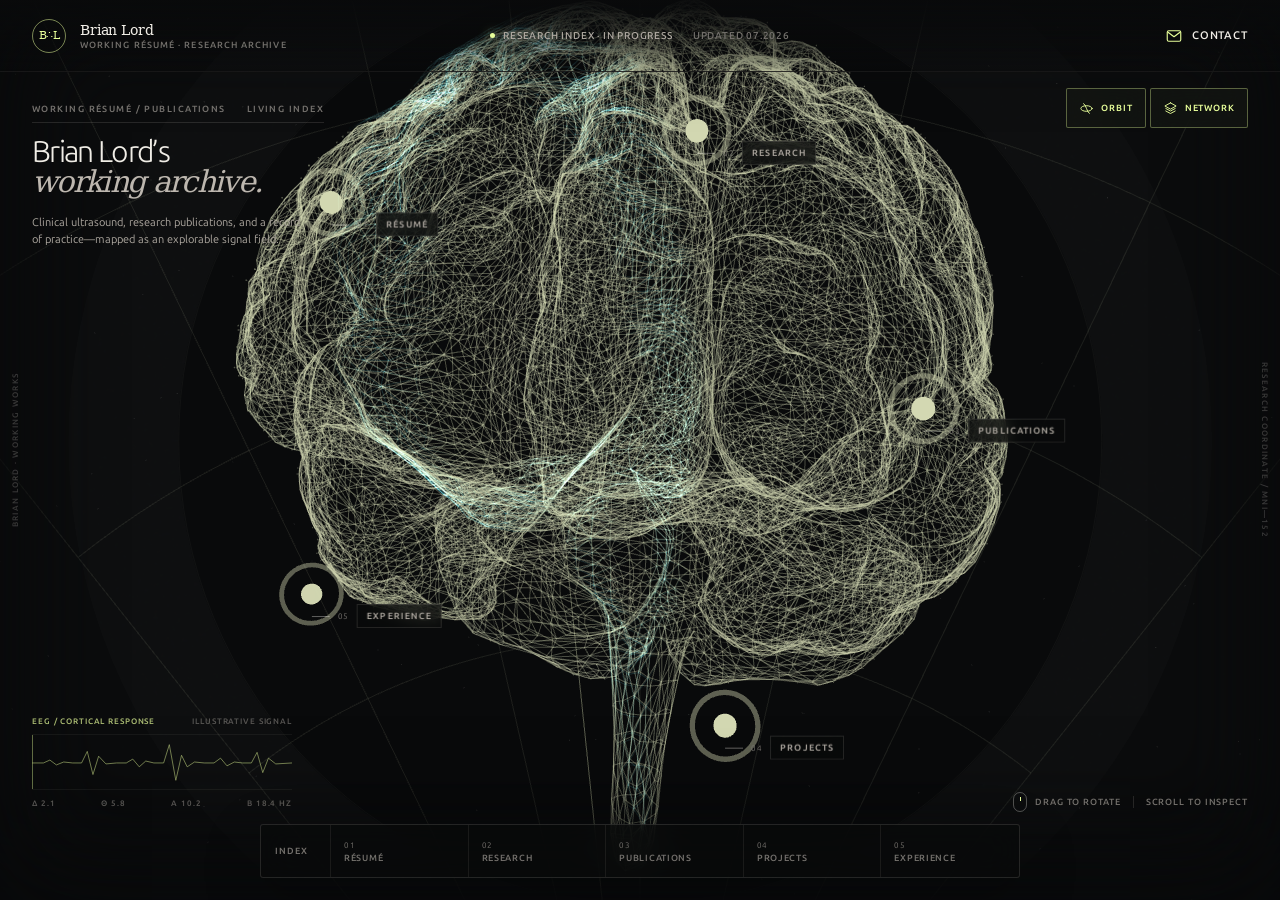
<file: index.html>
<!DOCTYPE html><html lang="en"><head><meta charSet="utf-8"/><meta name="viewport" content="width=device-width, initial-scale=1"/><link rel="stylesheet" href="/_next/static/chunks/1drahkl94wbj4.css" data-precedence="next"/><link rel="preload" as="script" fetchPriority="low" href="/_next/static/chunks/1jq4o6yq14o4c.js"/><script src="/_next/static/chunks/3ntqy24tcldj6.js" async=""></script><script src="/_next/static/chunks/25o46h8mdjlrg.js" async=""></script><script src="/_next/static/chunks/turbopack-1tgm-5axp195g.js" async=""></script><script src="/_next/static/chunks/158myu8e_yme3.js" async=""></script><script src="/_next/static/chunks/30ny-qb7dy7xb.js" async=""></script><title>Brian Lord — Working Résumé &amp; Research Publications</title><meta name="description" content="Brian Lord’s interactive working résumé and three-dimensional archive of research, publications, projects, and experience."/><link rel="icon" href="/icon.svg?icon.02lhd4qc8a3ah.svg" sizes="any" type="image/svg+xml"/><script src="/_next/static/chunks/0cz1d0mv5g_q7.js" noModule=""></script></head><body><div hidden=""><!--$--><!--/$--></div><main class="atlas-shell "><a class="skip-link" href="#atlas-index">Skip to atlas index</a><div class="loading-screen " aria-hidden="false"><div class="loading-screen__mark"><span></span><span></span><span></span></div><p>Mapping Brian Lord’s working archive</p><div class="loading-screen__track"><span class=""></span></div></div><header class="site-header"><a class="identity" href="#" aria-label="Brian Lord home"><span class="identity__glyph" aria-hidden="true">B∴L</span><span class="identity__copy"><strong>Brian Lord</strong><span>Working résumé · research archive</span></span></a><div class="site-header__status"><span class="live-dot" aria-hidden="true"></span>Research index · in progress<span class="site-header__coordinates">Updated 07.2026</span></div><a class="contact-link" href="mailto:hello@brianlord.work"><svg viewBox="0 0 24 24" aria-hidden="true" fill="none" stroke="currentColor" stroke-width="1.5" stroke-linecap="round" stroke-linejoin="round"><rect x="3" y="5" width="18" height="14" rx="2"></rect><path d="m4 7 8 6 8-6"></path></svg><span>Contact</span></a></header><section class="hero-copy" aria-labelledby="hero-title"><div class="hero-copy__eyebrow"><span>Working résumé / publications</span><span>Living index</span></div><h1 id="hero-title">Brian Lord’s<br/><em>working archive.</em></h1><p>Clinical ultrasound, research publications, and a record of practice—mapped as an explorable signal field.</p></section><div class="scene-wrap" aria-label="Interactive three-dimensional brain"><div class="brain-stage"><div class="brain-stage__vignette" aria-hidden="true"></div><div class="brain-stage__labels"><button type="button" class="atlas-marker   atlas-marker--east" aria-label="Open Résumé"><span class="atlas-marker__index">01</span><span class="atlas-marker__label">Résumé</span><span class="atlas-probe" aria-hidden="true"><span class="atlas-probe__topline"><span>01<!-- --> · region</span><span>PFC · 42</span></span><strong>Résumé</strong><span class="atlas-probe__atlas">Prefrontal cortex</span><span class="atlas-probe__description">Working history, point of view, and present questions.</span><span class="atlas-probe__action">Enter cortical region <span>↗</span></span></span></button><button type="button" class="atlas-marker   atlas-marker--west" aria-label="Open Research"><span class="atlas-marker__index">02</span><span class="atlas-marker__label">Research</span><span class="atlas-probe" aria-hidden="true"><span class="atlas-probe__topline"><span>02<!-- --> · region</span><span>BA7 · 18</span></span><strong>Research</strong><span class="atlas-probe__atlas">Parietal association area</span><span class="atlas-probe__description">Active inquiries into cognition, systems, and intelligence.</span><span class="atlas-probe__action">Enter cortical region <span>↗</span></span></span></button><button type="button" class="atlas-marker   atlas-marker--west" aria-label="Open Publications"><span class="atlas-marker__index">03</span><span class="atlas-marker__label">Publications</span><span class="atlas-probe" aria-hidden="true"><span class="atlas-probe__topline"><span>03<!-- --> · region</span><span>BA22 · 31</span></span><strong>Publications</strong><span class="atlas-probe__atlas">Temporal language network</span><span class="atlas-probe__description">Peer-reviewed work, essays, and papers in progress.</span><span class="atlas-probe__action">Enter cortical region <span>↗</span></span></span></button><button type="button" class="atlas-marker   atlas-marker--west" aria-label="Open Projects"><span class="atlas-marker__index">04</span><span class="atlas-marker__label">Projects</span><span class="atlas-probe" aria-hidden="true"><span class="atlas-probe__topline"><span>04<!-- --> · region</span><span>V2 · 09</span></span><strong>Projects</strong><span class="atlas-probe__atlas">Visual systems cortex</span><span class="atlas-probe__description">Research instruments, prototypes, and field experiments.</span><span class="atlas-probe__action">Enter cortical region <span>↗</span></span></span></button><button type="button" class="atlas-marker   atlas-marker--east" aria-label="Open Experience"><span class="atlas-marker__index">05</span><span class="atlas-marker__label">Experience</span><span class="atlas-probe" aria-hidden="true"><span class="atlas-probe__topline"><span>05<!-- --> · region</span><span>SMA · 24</span></span><strong>Experience</strong><span class="atlas-probe__atlas">Motor planning network</span><span class="atlas-probe__description">Appointments, collaborations, education, and practice.</span><span class="atlas-probe__action">Enter cortical region <span>↗</span></span></span></button></div></div><div class="scene-instruction" aria-hidden="true"><span class="scene-instruction__mouse"></span>Drag to rotate<span class="scene-instruction__divider"></span>Scroll to inspect</div><div class="scene-controls" aria-label="Visualization controls"><button type="button" class="is-active" aria-pressed="true"><svg viewBox="0 0 24 24" aria-hidden="true" fill="none" stroke="currentColor" stroke-width="1.5" stroke-linecap="round" stroke-linejoin="round"><ellipse cx="12" cy="12" rx="9" ry="4.5"></ellipse><path d="M7.5 4.2c1.8 1.6 3.4 4.3 4.5 7.8 1.1 3.5 2.7 6.2 4.5 7.8"></path></svg><span>Orbit</span></button><button type="button" class="is-active" aria-pressed="true"><svg viewBox="0 0 24 24" aria-hidden="true" fill="none" stroke="currentColor" stroke-width="1.5" stroke-linecap="round" stroke-linejoin="round"><path d="m12 3 9 5-9 5-9-5 9-5Zm-7.5 9 7.5 4 7.5-4M4.5 16l7.5 4 7.5-4"></path></svg><span>Network</span></button></div></div><figure class="signal-monitor" aria-label="Illustrative EEG signal"><figcaption><span>EEG / cortical response</span><span>Illustrative signal</span></figcaption><div class="signal-monitor__plot"><svg viewBox="0 0 320 56" preserveAspectRatio="none" aria-hidden="true"><polyline points="0,29 14,29 22,26 30,31 39,28 50,29 61,29 68,17 75,41 82,22 91,30 104,29 116,29 124,25 132,33 140,27 150,29 162,29 169,10 177,47 184,21 191,33 200,28 212,29 224,29 232,24 240,32 249,28 259,29 270,29 277,18 284,39 291,24 300,30 320,29"></polyline></svg><span class="signal-monitor__sweep" aria-hidden="true"></span></div><div class="signal-monitor__bands"><span>δ 2.1</span><span>θ 5.8</span><span>α 10.2</span><span>β 18.4 Hz</span></div></figure><section class="focus-space " aria-hidden="true" aria-live="polite"></section><nav class="atlas-index" id="atlas-index" aria-label="Atlas sections"><span class="atlas-index__label">Index<span>05<!-- --> regions</span></span><div class="atlas-index__items"><button type="button" class=""><span>01</span><strong>Résumé</strong></button><button type="button" class=""><span>02</span><strong>Research</strong></button><button type="button" class=""><span>03</span><strong>Publications</strong></button><button type="button" class=""><span>04</span><strong>Projects</strong></button><button type="button" class=""><span>05</span><strong>Experience</strong></button></div><span class="atlas-index__keyhint"><kbd>←</kbd><kbd>→</kbd>Navigate</span></nav><div class="edge-caption edge-caption--left">Brian Lord · Working works</div><div class="edge-caption edge-caption--right">Research coordinate / MNI—152</div></main><!--$--><!--/$--><script src="/_next/static/chunks/1jq4o6yq14o4c.js" id="_R_" async=""></script><script>(self.__next_f=self.__next_f||[]).push([0])</script><script>self.__next_f.push([1,"1:\"$Sreact.fragment\"\n2:I[39756,[\"/_next/static/chunks/158myu8e_yme3.js\"],\"default\"]\n3:I[37457,[\"/_next/static/chunks/158myu8e_yme3.js\"],\"default\"]\n4:I[47257,[\"/_next/static/chunks/158myu8e_yme3.js\"],\"ClientPageRoot\"]\n5:I[31713,[\"/_next/static/chunks/158myu8e_yme3.js\",\"/_next/static/chunks/30ny-qb7dy7xb.js\"],\"default\"]\n8:I[97367,[\"/_next/static/chunks/158myu8e_yme3.js\"],\"OutletBoundary\"]\n9:\"$Sreact.suspense\"\nb:I[97367,[\"/_next/static/chunks/158myu8e_yme3.js\"],\"ViewportBoundary\"]\nd:I[97367,[\"/_next/static/chunks/158myu8e_yme3.js\"],\"MetadataBoundary\"]\nf:I[68027,[\"/_next/static/chunks/158myu8e_yme3.js\"],\"default\",1]\n:HL[\"/_next/static/chunks/1drahkl94wbj4.css\",\"style\"]\n"])</script><script>self.__next_f.push([1,"0:{\"P\":null,\"c\":[\"\",\"\"],\"q\":\"\",\"i\":false,\"f\":[[[\"\",{\"children\":[\"__PAGE__\",{}]},\"$undefined\",\"$undefined\",16],[[\"$\",\"$1\",\"c\",{\"children\":[[[\"$\",\"link\",\"0\",{\"rel\":\"stylesheet\",\"href\":\"/_next/static/chunks/1drahkl94wbj4.css\",\"precedence\":\"next\",\"crossOrigin\":\"$undefined\",\"nonce\":\"$undefined\"}],[\"$\",\"script\",\"script-0\",{\"src\":\"/_next/static/chunks/158myu8e_yme3.js\",\"async\":true,\"nonce\":\"$undefined\"}]],[\"$\",\"html\",null,{\"lang\":\"en\",\"suppressHydrationWarning\":true,\"children\":[\"$\",\"body\",null,{\"suppressHydrationWarning\":true,\"children\":[\"$\",\"$L2\",null,{\"parallelRouterKey\":\"children\",\"error\":\"$undefined\",\"errorStyles\":\"$undefined\",\"errorScripts\":\"$undefined\",\"template\":[\"$\",\"$L3\",null,{}],\"templateStyles\":\"$undefined\",\"templateScripts\":\"$undefined\",\"notFound\":[[[\"$\",\"title\",null,{\"children\":\"404: This page could not be found.\"}],[\"$\",\"div\",null,{\"style\":{\"fontFamily\":\"system-ui,\\\"Segoe UI\\\",Roboto,Helvetica,Arial,sans-serif,\\\"Apple Color Emoji\\\",\\\"Segoe UI Emoji\\\"\",\"height\":\"100vh\",\"textAlign\":\"center\",\"display\":\"flex\",\"flexDirection\":\"column\",\"alignItems\":\"center\",\"justifyContent\":\"center\"},\"children\":[\"$\",\"div\",null,{\"children\":[[\"$\",\"style\",null,{\"dangerouslySetInnerHTML\":{\"__html\":\"body{color:#000;background:#fff;margin:0}.next-error-h1{border-right:1px solid rgba(0,0,0,.3)}@media (prefers-color-scheme:dark){body{color:#fff;background:#000}.next-error-h1{border-right:1px solid rgba(255,255,255,.3)}}\"}}],[\"$\",\"h1\",null,{\"className\":\"next-error-h1\",\"style\":{\"display\":\"inline-block\",\"margin\":\"0 20px 0 0\",\"padding\":\"0 23px 0 0\",\"fontSize\":24,\"fontWeight\":500,\"verticalAlign\":\"top\",\"lineHeight\":\"49px\"},\"children\":404}],[\"$\",\"div\",null,{\"style\":{\"display\":\"inline-block\"},\"children\":[\"$\",\"h2\",null,{\"style\":{\"fontSize\":14,\"fontWeight\":400,\"lineHeight\":\"49px\",\"margin\":0},\"children\":\"This page could not be found.\"}]}]]}]}]],[]],\"forbidden\":\"$undefined\",\"unauthorized\":\"$undefined\"}]}]}]]}],{\"children\":[[\"$\",\"$1\",\"c\",{\"children\":[[\"$\",\"$L4\",null,{\"Component\":\"$5\",\"serverProvidedParams\":{\"searchParams\":{},\"params\":{},\"promises\":[\"$@6\",\"$@7\"]}}],[[\"$\",\"script\",\"script-0\",{\"src\":\"/_next/static/chunks/30ny-qb7dy7xb.js\",\"async\":true,\"nonce\":\"$undefined\"}]],[\"$\",\"$L8\",null,{\"children\":[\"$\",\"$9\",null,{\"name\":\"Next.MetadataOutlet\",\"children\":\"$@a\"}]}]]}],{},null,false,null]},null,false,null],[\"$\",\"$1\",\"h\",{\"children\":[null,[\"$\",\"$Lb\",null,{\"children\":\"$Lc\"}],[\"$\",\"div\",null,{\"hidden\":true,\"children\":[\"$\",\"$Ld\",null,{\"children\":[\"$\",\"$9\",null,{\"name\":\"Next.Metadata\",\"children\":\"$Le\"}]}]}],null]}],false]],\"m\":\"$undefined\",\"G\":[\"$f\",[[\"$\",\"link\",\"0\",{\"rel\":\"stylesheet\",\"href\":\"/_next/static/chunks/1drahkl94wbj4.css\",\"precedence\":\"next\",\"crossOrigin\":\"$undefined\",\"nonce\":\"$undefined\"}]]],\"S\":true,\"h\":null,\"s\":\"$undefined\",\"l\":\"$undefined\",\"p\":\"$undefined\",\"d\":\"$undefined\",\"b\":\"YCQvC61rSc4NISm8SXqlb\"}\n"])</script><script>self.__next_f.push([1,"6:{}\n7:\"$0:f:0:1:1:children:0:props:children:0:props:serverProvidedParams:params\"\n"])</script><script>self.__next_f.push([1,"c:[[\"$\",\"meta\",\"0\",{\"charSet\":\"utf-8\"}],[\"$\",\"meta\",\"1\",{\"name\":\"viewport\",\"content\":\"width=device-width, initial-scale=1\"}]]\n"])</script><script>self.__next_f.push([1,"10:I[27201,[\"/_next/static/chunks/158myu8e_yme3.js\"],\"IconMark\"]\na:null\ne:[[\"$\",\"title\",\"0\",{\"children\":\"Brian Lord — Working Résumé \u0026 Research Publications\"}],[\"$\",\"meta\",\"1\",{\"name\":\"description\",\"content\":\"Brian Lord’s interactive working résumé and three-dimensional archive of research, publications, projects, and experience.\"}],[\"$\",\"link\",\"2\",{\"rel\":\"icon\",\"href\":\"/icon.svg?icon.02lhd4qc8a3ah.svg\",\"sizes\":\"any\",\"type\":\"image/svg+xml\"}],[\"$\",\"$L10\",\"3\",{}]]\n"])</script></body></html>
</file>
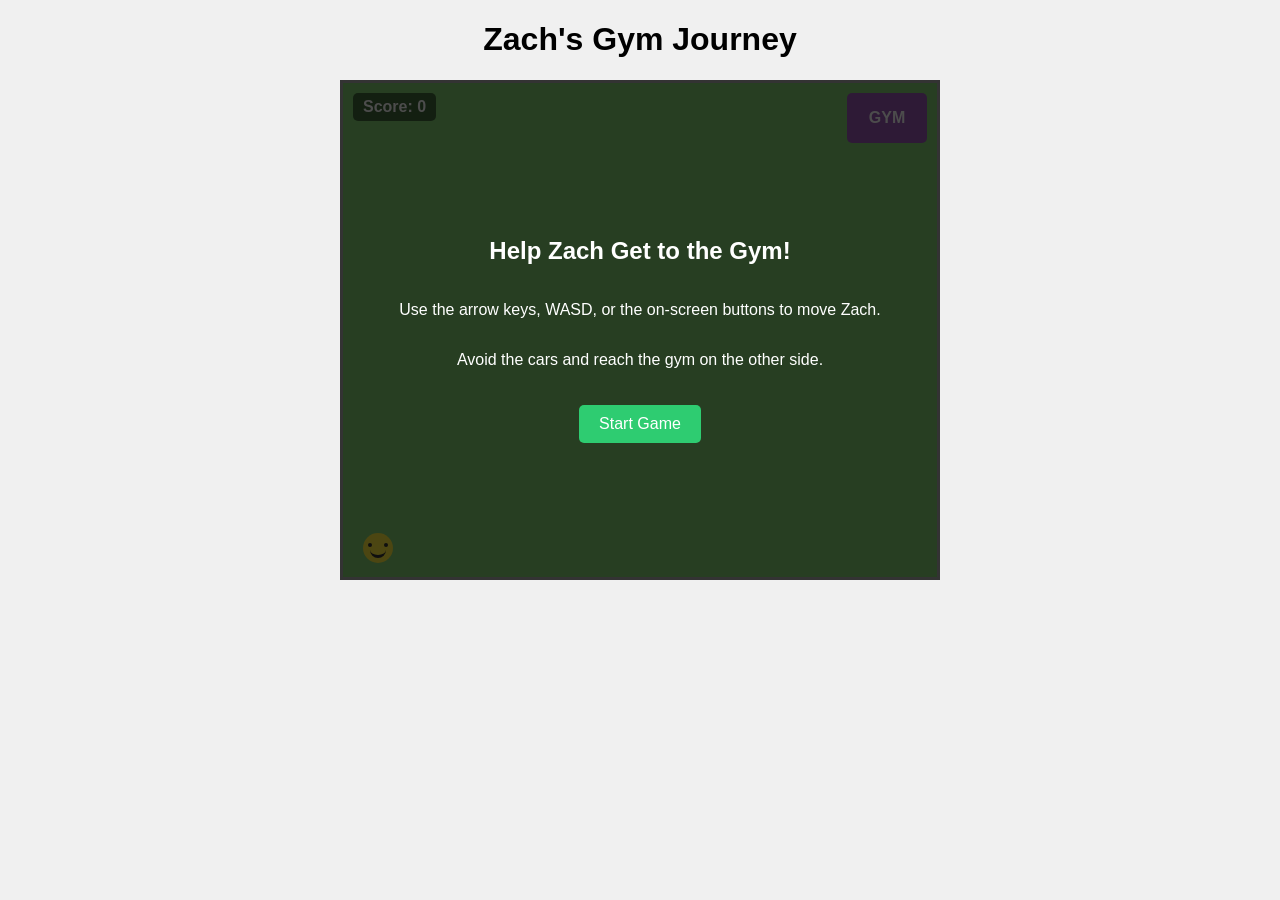
<file: zk2.html>
<!DOCTYPE html>
<html lang="en">
<head>
    <meta charset="UTF-8">
    <meta name="viewport" content="width=device-width, initial-scale=1.0">
    <title>Zach's Gym Journey</title>
    <style>
        body {
            font-family: Arial, sans-serif;
            text-align: center;
            margin: 0;
            padding: 0;
            background-color: #f0f0f0;
            overflow: hidden;
            touch-action: none;
        }
        #game-container {
            position: relative;
            width: 100%;
            max-width: 600px;
            height: 500px;
            margin: 10px auto;
            background-color: #82d173;
            border: 3px solid #333;
            overflow: hidden;
            box-sizing: border-box;
        }
        @media (max-width: 640px) {
            #game-container {
                height: 400px;
                margin: 5px auto;
            }
            h1 {
                font-size: 24px;
                margin: 10px 0;
            }
        }
        .road {
            position: absolute;
            width: 100%;
            height: 50px;
            background-color: #333;
        }
        .car {
            position: absolute;
            width: 50px;
            height: 30px;
            background-color: #e74c3c;
            border-radius: 5px;
        }
        #gym {
            position: absolute;
            width: 80px;
            height: 50px;
            background-color: #9b59b6;
            top: 10px;
            right: 10px;
            z-index: 5;
            display: flex;
            justify-content: center;
            align-items: center;
            color: white;
            font-weight: bold;
            border-radius: 5px;
        }
        #game-over, #game-win {
            position: absolute;
            top: 50%;
            left: 50%;
            transform: translate(-50%, -50%);
            background-color: rgba(0, 0, 0, 0.8);
            color: white;
            padding: 20px;
            border-radius: 10px;
            display: none;
            z-index: 100;
        }
        #restart, #restart-win {
            margin-top: 15px;
            padding: 8px 16px;
            background-color: #3498db;
            color: white;
            border: none;
            border-radius: 5px;
            cursor: pointer;
        }
        #restart:hover, #restart-win:hover {
            background-color: #2980b9;
        }
        
        /* Mobile controls */
        #mobile-controls {
            position: absolute;
            bottom: 10px;
            left: 0;
            width: 100%;
            display: flex;
            justify-content: center;
            z-index: 20;
        }
        .control-btn {
            width: 50px;
            height: 50px;
            margin: 0 5px;
            background-color: rgba(52, 152, 219, 0.7);
            border-radius: 50%;
            display: flex;
            justify-content: center;
            align-items: center;
            color: white;
            font-weight: bold;
            user-select: none;
            -webkit-tap-highlight-color: transparent;
            touch-action: manipulation;
        }
        .control-btn:active {
            background-color: rgba(41, 128, 185, 0.9);
        }
        #score {
            position: absolute;
            top: 10px;
            left: 10px;
            color: white;
            font-weight: bold;
            background-color: rgba(0, 0, 0, 0.5);
            padding: 5px 10px;
            border-radius: 5px;
        }
        #start-screen {
            position: absolute;
            top: 0;
            left: 0;
            width: 100%;
            height: 100%;
            background-color: rgba(0, 0, 0, 0.7);
            display: flex;
            flex-direction: column;
            justify-content: center;
            align-items: center;
            color: white;
            z-index: 50;
        }
        #start-button {
            margin-top: 20px;
            padding: 10px 20px;
            background-color: #2ecc71;
            color: white;
            border: none;
            border-radius: 5px;
            cursor: pointer;
            font-size: 16px;
        }
        #start-button:hover {
            background-color: #27ae60;
        }
        
        /* Zach smiley face styles */
        #zach {
            position: absolute;
            width: 30px;
            height: 30px;
            background-color: #ffeb3b;
            border-radius: 50%;
            z-index: 10;
            transition: transform 0.1s;
        }
        
        /* Zach's facial features */
        .face {
            position: relative;
            width: 100%;
            height: 100%;
        }
        
        /* Normal smile face */
        .face.normal .mouth {
            position: absolute;
            width: 16px;
            height: 8px;
            border-bottom: 3px solid #333;
            border-radius: 0 0 10px 10px;
            bottom: 5px;
            left: 7px;
        }
        
        .face.normal .eyes {
            position: absolute;
            width: 20px;
            height: 4px;
            top: 10px;
            left: 5px;
        }
        
        .face.normal .eyes::before,
        .face.normal .eyes::after {
            content: "";
            position: absolute;
            width: 4px;
            height: 4px;
            background-color: #333;
            border-radius: 50%;
        }
        
        .face.normal .eyes::before {
            left: 0;
        }
        
        .face.normal .eyes::after {
            right: 0;
        }
        
        /* Scared face */
        .face.scared .mouth {
            position: absolute;
            width: 16px;
            height: 2px;
            background-color: #333;
            bottom: 8px;
            left: 7px;
        }
        
        .face.scared .eyes {
            position: absolute;
            width: 20px;
            height: 4px;
            top: 10px;
            left: 5px;
        }
        
        .face.scared .eyes::before,
        .face.scared .eyes::after {
            content: "";
            position: absolute;
            width: 4px;
            height: 4px;
            background-color: #333;
            border-radius: 50%;
        }
        
        .face.scared .eyes::before {
            left: 0;
        }
        
        .face.scared .eyes::after {
            right: 0;
        }
        
        /* Crying face */
        .face.hit .mouth {
            position: absolute;
            width: 16px;
            height: 8px;
            border-top: 3px solid #333;
            border-radius: 10px 10px 0 0;
            bottom: 8px;
            left: 7px;
        }
        
        .face.hit .eyes {
            position: absolute;
            width: 20px;
            height: 10px;
            top: 8px;
            left: 5px;
        }
        
        .face.hit .eyes::before,
        .face.hit .eyes::after {
            content: "";
            position: absolute;
            width: 4px;
            height: 10px;
            background-color: #3498db; /* Blue tears */
            border-radius: 2px;
        }
        
        .face.hit .eyes::before {
            left: 0;
        }
        
        .face.hit .eyes::after {
            right: 0;
        }
    </style>
</head>
<body>
    <h1>Zach's Gym Journey</h1>
    <div id="game-container">
        <div id="zach">
            <div class="face normal">
                <div class="eyes"></div>
                <div class="mouth"></div>
            </div>
        </div>
        <div id="gym">GYM</div>
        <div id="score">Score: 0</div>
        
        <div id="mobile-controls">
            <div class="control-btn" id="btn-left">←</div>
            <div class="control-btn" id="btn-up">↑</div>
            <div class="control-btn" id="btn-down">↓</div>
            <div class="control-btn" id="btn-right">→</div>
        </div>
        
        <div id="game-over">
            <h2>Game Over!</h2>
            <p>Zach got hit by a car FAT!</p>
            <button id="restart">Play Again</button>
        </div>
        
        <div id="game-win">
            <h2>You Win!</h2>
            <p>Zach made it to the gym safely!</p>
            <button id="restart-win">Play Again</button>
        </div>
        
        <div id="start-screen">
            <h2>Help Zach Get to the Gym!</h2>
            <p>Use the arrow keys, WASD, or the on-screen buttons to move Zach.</p>
            <p>Avoid the cars and reach the gym on the other side.</p>
            <button id="start-button">Start Game</button>
        </div>
    </div>
    
    <script>
        // Game elements
        const gameContainer = document.getElementById('game-container');
        const zach = document.getElementById('zach');
        const zachFace = zach.querySelector('.face');
        const gym = document.getElementById('gym');
        const gameOver = document.getElementById('game-over');
        const gameWin = document.getElementById('game-win');
        const scoreDisplay = document.getElementById('score');
        const startScreen = document.getElementById('start-screen');
        const startButton = document.getElementById('start-button');
        const restartButton = document.getElementById('restart');
        const restartWinButton = document.getElementById('restart-win');
        
        // Game variables
        let zachX = 20;
        let zachY = 450;
        let zachSpeed = 10;
        let isGameOver = false;
        let score = 0;
        let roads = [];
        let cars = [];
        let gameRunning = false;
        let gameLoop;
        
        // Set initial position
        zach.style.left = zachX + 'px';
        zach.style.top = zachY + 'px';
        
        // Initialize the game
        function initGame() {
            // Reset player position
            zachX = 20;
            zachY = 450;
            zach.style.left = zachX + 'px';
            zach.style.top = zachY + 'px';
            
            // Set normal face
            updateFace('normal');
            
            // Clear existing roads and cars
            roads.forEach(road => road.remove());
            cars.forEach(car => car.remove());
            roads = [];
            cars = [];
            
            // Create roads
            createRoad(100);
            createRoad(200);
            createRoad(300);
            createRoad(400);
            
            // Reset game state
            isGameOver = false;
            score = 0;
            updateScore();
            
            // Hide game over and win screens
            gameOver.style.display = 'none';
            gameWin.style.display = 'none';
        }
        
        // Update Zach's face
        function updateFace(faceType) {
            zachFace.className = 'face ' + faceType;
        }
        
        // Create a road
        function createRoad(yPos) {
            const road = document.createElement('div');
            road.className = 'road';
            road.style.top = yPos + 'px';
            gameContainer.appendChild(road);
            roads.push(road);
            
            // Create initial cars for this road
            createCar(yPos, Math.random() * 550, (yPos % 200 === 0) ? -1 : 1);
            createCar(yPos, Math.random() * 250, (yPos % 200 === 0) ? -1 : 1);
        }
        
        // Create a car
        function createCar(roadY, startX, direction) {
            const car = document.createElement('div');
            car.className = 'car';
            car.style.top = (roadY + 10) + 'px';
            car.style.left = startX + 'px';
            car.direction = direction;
            car.speed = 2 + Math.random() * 3; // Random speed
            
            // Add car details
            if (Math.random() > 0.5) {
                car.style.backgroundColor = '#e74c3c'; // Red car
            } else {
                car.style.backgroundColor = '#f39c12'; // Orange car
            }
            
            gameContainer.appendChild(car);
            cars.push(car);
        }
        
        // Update car positions
        function updateCars() {
            cars.forEach((car, index) => {
                let carX = parseFloat(car.style.left);
                carX += car.direction * car.speed;
                
                // If car goes off-screen, remove it and create a new one
                if ((car.direction > 0 && carX > 600) || (car.direction < 0 && carX < -50)) {
                    car.remove();
                    cars.splice(index, 1);
                    
                    // Get the road position from the car
                    const roadY = parseFloat(car.style.top) - 10;
                    
                    // Create a new car on the opposite side
                    createCar(roadY, car.direction > 0 ? -50 : 600, car.direction);
                } else {
                    car.style.left = carX + 'px';
                }
            });
        }
        
        // Check for collisions and proximity
        function checkCollisions() {
            // Player rectangle
            const zachRect = {
                x: zachX,
                y: zachY,
                width: 30,
                height: 30
            };
            
            // Flag to check if player is near any car
            let isNearCar = false;
            
            // Check collision with cars
            for (const car of cars) {
                const carRect = {
                    x: parseFloat(car.style.left),
                    y: parseFloat(car.style.top),
                    width: 50,
                    height: 30
                };
                
                // Check for collision
                if (
                    zachRect.x < carRect.x + carRect.width &&
                    zachRect.x + zachRect.width > carRect.x &&
                    zachRect.y < carRect.y + carRect.height &&
                    zachRect.y + zachRect.height > carRect.y
                ) {
                    // Show crying face
                    updateFace('hit');
                    // Shake animation
                    zach.style.transform = 'translateX(-5px)';
                    setTimeout(() => { zach.style.transform = 'translateX(5px)'; }, 100);
                    setTimeout(() => { zach.style.transform = 'translateX(0)'; }, 200);
                    
                    gameOver.style.display = 'block';
                    isGameOver = true;
                    clearInterval(gameLoop);
                    return;
                }
                
                // Check for proximity (within 70 pixels)
                const dx = (zachRect.x + zachRect.width/2) - (carRect.x + carRect.width/2);
                const dy = (zachRect.y + zachRect.height/2) - (carRect.y + carRect.height/2);
                const distance = Math.sqrt(dx*dx + dy*dy);
                
                if (distance < 70) {
                    isNearCar = true;
                }
            }
            
            // Update face based on proximity
            if (isNearCar && !isGameOver) {
                updateFace('scared');
            } else if (!isGameOver) {
                updateFace('normal');
            }
            
            // Check if player reached the gym
            const gymRect = {
                x: parseFloat(gym.style.left) || 510,
                y: parseFloat(gym.style.top) || 10,
                width: 80,
                height: 50
            };
            
            if (
                zachRect.x < gymRect.x + gymRect.width &&
                zachRect.x + zachRect.width > gymRect.x &&
                zachRect.y < gymRect.y + gymRect.height &&
                zachRect.y + zachRect.height > gymRect.y
            ) {
                gameWin.style.display = 'block';
                isGameOver = true;
                clearInterval(gameLoop);
            }
        }
        
        // Update score
        function updateScore() {
            score++;
            scoreDisplay.textContent = 'Score: ' + score;
        }
        
        // Game loop
        function startGameLoop() {
            gameLoop = setInterval(() => {
                if (!isGameOver) {
                    updateCars();
                    checkCollisions();
                    updateScore();
                }
            }, 50);
        }
        
        // Handle keyboard input
        function handleKeydown(e) {
            if (isGameOver || !gameRunning) return;
            
            switch(e.key) {
                case 'ArrowLeft':
                case 'a':
                case 'A':
                    zachX = Math.max(0, zachX - zachSpeed);
                    break;
                case 'ArrowRight':
                case 'd':
                case 'D':
                    zachX = Math.min(570, zachX + zachSpeed);
                    break;
                case 'ArrowUp':
                case 'w':
                case 'W':
                    zachY = Math.max(0, zachY - zachSpeed);
                    break;
                case 'ArrowDown':
                case 's':
                case 'S':
                    zachY = Math.min(470, zachY + zachSpeed);
                    break;
            }
            
            zach.style.left = zachX + 'px';
            zach.style.top = zachY + 'px';
        }
        
        // Additional event listeners for better control
        window.addEventListener('keydown', function(e) {
            // Prevent scrolling with arrow keys
            if(['ArrowUp','ArrowDown','ArrowLeft','ArrowRight','Space'].indexOf(e.key) > -1) {
                e.preventDefault();
            }
        });
        
        // Mobile controls
        const btnUp = document.getElementById('btn-up');
        const btnDown = document.getElementById('btn-down');
        const btnLeft = document.getElementById('btn-left');
        const btnRight = document.getElementById('btn-right');
        
        // Mobile control event handlers for touch events
        function setupMobileControls() {
            // Helper function to move Zach
            function moveZach(direction) {
                if (isGameOver || !gameRunning) return;
                
                switch(direction) {
                    case 'left':
                        zachX = Math.max(0, zachX - zachSpeed);
                        break;
                    case 'right':
                        zachX = Math.min(570, zachX + zachSpeed);
                        break;
                    case 'up':
                        zachY = Math.max(0, zachY - zachSpeed);
                        break;
                    case 'down':
                        zachY = Math.min(470, zachY + zachSpeed);
                        break;
                }
                
                zach.style.left = zachX + 'px';
                zach.style.top = zachY + 'px';
            }
            
            // Touch event handlers
            btnUp.addEventListener('touchstart', function(e) {
                e.preventDefault();
                btnUp.pressed = true;
            });
            
            btnDown.addEventListener('touchstart', function(e) {
                e.preventDefault();
                btnDown.pressed = true;
            });
            
            btnLeft.addEventListener('touchstart', function(e) {
                e.preventDefault();
                btnLeft.pressed = true;
            });
            
            btnRight.addEventListener('touchstart', function(e) {
                e.preventDefault();
                btnRight.pressed = true;
            });
            
            // Touch end handlers
            btnUp.addEventListener('touchend', function() {
                btnUp.pressed = false;
            });
            
            btnDown.addEventListener('touchend', function() {
                btnDown.pressed = false;
            });
            
            btnLeft.addEventListener('touchend', function() {
                btnLeft.pressed = false;
            });
            
            btnRight.addEventListener('touchend', function() {
                btnRight.pressed = false;
            });
            
            // Click event handlers for easier testing on desktop
            btnUp.addEventListener('mousedown', function() {
                btnUp.pressed = true;
            });
            
            btnDown.addEventListener('mousedown', function() {
                btnDown.pressed = true;
            });
            
            btnLeft.addEventListener('mousedown', function() {
                btnLeft.pressed = true;
            });
            
            btnRight.addEventListener('mousedown', function() {
                btnRight.pressed = true;
            });
            
            // Mouse up handlers
            document.addEventListener('mouseup', function() {
                btnUp.pressed = false;
                btnDown.pressed = false;
                btnLeft.pressed = false;
                btnRight.pressed = false;
            });
            
            // Continuous movement for touch controls
            setInterval(function() {
                if (btnUp.pressed) moveZach('up');
                if (btnDown.pressed) moveZach('down');
                if (btnLeft.pressed) moveZach('left');
                if (btnRight.pressed) moveZach('right');
            }, 50);
        }
        
        // Check if the device is likely a mobile device
        function isMobile() {
            return /Android|webOS|iPhone|iPad|iPod|BlackBerry|IEMobile|Opera Mini/i.test(navigator.userAgent) || window.innerWidth <= 800;
        }
        
        // Set initial visibility of mobile controls
        function setMobileControlsVisibility() {
            const mobileControls = document.getElementById('mobile-controls');
            if (isMobile()) {
                mobileControls.style.display = 'flex';
            } else {
                mobileControls.style.display = 'none';
            }
        }
        
        // Adjust game container size based on window size
        function adjustGameSize() {
            const gameContainer = document.getElementById('game-container');
            const windowWidth = window.innerWidth;
            const windowHeight = window.innerHeight;
            
            // Set max width/height while maintaining aspect ratio
            if (windowWidth < 640) {
                gameContainer.style.height = Math.min(windowHeight - 100, 400) + 'px';
            }
        }
        
        // Call these functions initially
        setMobileControlsVisibility();
        adjustGameSize();
        setupMobileControls();
        
        // Update when window is resized
        window.addEventListener('resize', function() {
            setMobileControlsVisibility();
            adjustGameSize();
        });
        
        // Event listeners
        document.addEventListener('keydown', handleKeydown);
        
        restartButton.addEventListener('click', () => {
            initGame();
            startGameLoop();
        });
        
        restartWinButton.addEventListener('click', () => {
            initGame();
            startGameLoop();
        });
        
        startButton.addEventListener('click', () => {
            startScreen.style.display = 'none';
            gameRunning = true;
            initGame();
            startGameLoop();
        });
    </script>
</body>
</html>
</file>
<file: _next/static/chunks/1drahkl94wbj4.css>
@font-face{font-family:Atlas Sans;src:url(/fonts/UbuntuSans-Variable.ttf)format("truetype");font-weight:100 900;font-style:normal;font-display:swap}@font-face{font-family:Atlas Serif;src:url(/fonts/DejaVuSerif.ttf)format("truetype");font-weight:400;font-style:normal;font-display:swap}:root{--void:#090a0b;--void-soft:#0d0f10;--specimen:#bdb7af;--paper:#f0ede6;--paper-dim:#afa9a1;--paper-faint:#74716d;--synapse:#e8ff9a;--synapse-ink:#14170d;--line:#f0ede61f;--line-soft:#f0ede613;--glass:#0f1112d1;--panel:#0c0e0ff5;--ease-out:cubic-bezier(.23, 1, .32, 1);--ease-move:cubic-bezier(.77, 0, .175, 1)}*{box-sizing:border-box}html,body{background:var(--void);width:100%;min-height:100%;color:var(--paper);margin:0}body{-webkit-font-smoothing:antialiased;text-rendering:optimizelegibility;font-family:Atlas Sans,sans-serif;overflow:hidden}button,a{color:inherit}button{font:inherit}::selection{color:var(--synapse-ink);background:var(--synapse)}.skip-link{z-index:100;color:var(--synapse-ink);background:var(--synapse);padding:10px 14px;font-size:13px;font-weight:650;position:fixed;top:8px;left:8px;transform:translateY(-150%)}.skip-link:focus{transform:translateY(0)}.atlas-shell{isolation:isolate;background:var(--void);width:100vw;height:100svh;min-height:640px;position:relative;overflow:hidden}.atlas-shell:before{z-index:-2;content:"";border:1px solid #f0ede609;border-radius:50%;width:min(54vw,820px);height:min(54vw,820px);position:absolute;top:44%;left:57%;transform:translate(-50%,-50%);box-shadow:0 0 0 80px #f0ede603,0 0 0 220px #f0ede602}.atlas-shell:after{z-index:20;pointer-events:none;content:"";opacity:.13;mix-blend-mode:soft-light;background-image:url("data:image/svg+xml,%3Csvg viewBox='0 0 180 180' xmlns='http://www.w3.org/2000/svg'%3E%3Cfilter id='n'%3E%3CfeTurbulence type='fractalNoise' baseFrequency='.9' numOctaves='3' stitchTiles='stitch'/%3E%3C/filter%3E%3Crect width='100%25' height='100%25' filter='url(%23n)' opacity='.24'/%3E%3C/svg%3E");position:absolute;inset:0}.loading-screen{z-index:80;transition:opacity .65s var(--ease-out), visibility 0s linear .65s;background:#090a0b;place-content:center;justify-items:center;display:grid;position:fixed;inset:0}.loading-screen.is-hidden{opacity:0;visibility:hidden;pointer-events:none}.loading-screen__mark{width:80px;height:80px;margin-bottom:28px;position:relative}.loading-screen__mark span{border:1px solid #e8ff9a9e;border-radius:50%;animation:2.6s linear infinite loader-orbit;position:absolute;inset:0}.loading-screen__mark span:nth-child(2){animation-delay:-860ms;transform:rotateX(68deg)}.loading-screen__mark span:nth-child(3){animation-delay:-1720ms;transform:rotateY(68deg)}.loading-screen p{color:var(--paper-dim);letter-spacing:.18em;text-transform:uppercase;margin:0 0 18px;font-size:10px;font-weight:600}.loading-screen__track{background:#f0ede61f;width:180px;height:1px;overflow:hidden}.loading-screen__track span{background:var(--synapse);transform-origin:0;width:100%;height:100%;transition:transform .85s var(--ease-out);display:block;transform:scaleX(.08)}.loading-screen__track span.is-loaded{transform:scaleX(1)}@keyframes loader-orbit{to{transform:rotate(360deg)}}.site-header{z-index:12;border-bottom:1px solid var(--line-soft);grid-template-columns:1fr auto 1fr;align-items:center;height:80px;padding:0 40px;display:grid;position:absolute;top:0;left:0;right:0}.identity{width:fit-content;color:inherit;align-items:center;gap:14px;text-decoration:none;display:inline-flex}.identity__glyph{width:38px;height:38px;color:var(--synapse);letter-spacing:-.08em;border:1px solid #e8ff9a80;border-radius:50%;place-items:center;font-family:Atlas Serif,serif;font-size:11px;display:grid}.identity__copy{gap:2px;display:grid}.identity__copy strong{letter-spacing:-.01em;font-family:Atlas Serif,serif;font-size:14px;font-weight:400}.identity__copy>span{color:var(--paper-faint);letter-spacing:.12em;text-transform:uppercase;font-size:9px;font-weight:600}.site-header__status{color:var(--paper-dim);letter-spacing:.08em;text-transform:uppercase;align-items:center;gap:8px;font-size:10px;font-weight:550;display:flex}.site-header__coordinates{color:var(--paper-faint);margin-left:12px}.live-dot{background:var(--synapse);border-radius:50%;width:5px;height:5px;box-shadow:0 0 12px #e8ff9ab3}.contact-link{min-height:44px;color:var(--paper);letter-spacing:.08em;text-transform:uppercase;justify-self:end;align-items:center;gap:9px;font-size:11px;font-weight:600;text-decoration:none;display:inline-flex}.contact-link svg{width:18px;height:18px;color:var(--synapse)}.contact-link:focus-visible,.identity:focus-visible,.atlas-index button:focus-visible,.scene-controls button:focus-visible,.atlas-marker:focus-visible,.icon-button:focus-visible,.detail-item button:focus-visible{outline:1px solid var(--synapse);outline-offset:4px}.hero-copy{z-index:8;pointer-events:none;width:min(29vw,420px);position:absolute;top:132px;left:5.5vw}.hero-copy__eyebrow{border-bottom:1px solid var(--line);color:var(--paper-faint);letter-spacing:.16em;text-transform:uppercase;justify-content:space-between;align-items:center;margin-bottom:24px;padding-bottom:10px;font-size:9px;font-weight:650;display:flex}.hero-copy h1{color:var(--paper);letter-spacing:-.055em;text-wrap:balance;margin:0;font-family:Atlas Sans,sans-serif;font-size:clamp(38px,3.8vw,62px);font-weight:290;line-height:.94}.hero-copy h1 em{color:var(--specimen);font-family:Atlas Serif,serif;font-weight:400}.hero-copy>p{max-width:365px;color:var(--paper-dim);text-wrap:pretty;margin:26px 0 0;font-size:13px;font-weight:400;line-height:1.6}.signal-monitor{z-index:9;opacity:.72;width:min(22vw,300px);transition:opacity .18s var(--ease-out);margin:0;position:absolute;bottom:132px;left:5.5vw}.has-panel .signal-monitor{opacity:.24}.signal-monitor figcaption,.signal-monitor__bands{color:var(--paper-faint);letter-spacing:.11em;text-transform:uppercase;justify-content:space-between;align-items:center;font-size:8px;font-weight:650;display:flex}.signal-monitor figcaption{margin-bottom:8px}.signal-monitor figcaption span:first-child{color:var(--synapse)}.signal-monitor__plot{border-top:1px solid var(--line-soft);border-bottom:1px solid var(--line-soft);height:56px;position:relative;overflow:hidden}.signal-monitor svg{width:100%;height:100%;position:absolute;inset:0}.signal-monitor polyline{fill:none;stroke:#e8ff9aa3;stroke-width:1px;vector-effect:non-scaling-stroke}.signal-monitor__sweep{background:var(--synapse);opacity:.55;width:1px;animation:6.4s linear infinite signal-sweep;position:absolute;top:0;bottom:0;left:0}.signal-monitor__bands{font-variant-numeric:tabular-nums;padding-top:8px}@keyframes signal-sweep{0%{transform:translate(0)}to{transform:translate(min(22vw,300px))}}.scene-wrap{z-index:2;transition:right .42s var(--ease-move);position:absolute;inset:80px 0 108px 23vw}.has-panel .scene-wrap{right:min(33vw,510px)}.brain-stage{touch-action:none;position:absolute;inset:0;overflow:visible}.brain-stage canvas{cursor:grab;width:100%;height:100%;position:absolute;inset:0}.brain-stage canvas.is-dragging{cursor:grabbing}.brain-stage__vignette{z-index:2;pointer-events:none;box-shadow:inset 0 0 100px 55px var(--void);position:absolute;inset:0}.brain-stage__labels{z-index:5;pointer-events:none;position:absolute;inset:0}.atlas-marker{min-width:44px;min-height:44px;color:var(--paper-dim);cursor:pointer;pointer-events:auto;transform-origin:0;transition:color .18s var(--ease-out), opacity .18s var(--ease-out);background:0 0;border:0;align-items:center;gap:8px;padding:0;display:inline-flex;position:absolute;top:0;left:0}.atlas-marker:before{content:"";width:18px;height:1px;transition:width .18s var(--ease-out), background-color .18s var(--ease-out);background:#f0ede661}.atlas-marker__index{color:var(--paper-faint);font-variant-numeric:tabular-nums;letter-spacing:.08em;font-family:Atlas Sans,sans-serif;font-size:8px}.atlas-marker__label{border:1px solid var(--line);-webkit-backdrop-filter:blur(8px);backdrop-filter:blur(8px);letter-spacing:.12em;text-transform:uppercase;transition:border-color .18s var(--ease-out), background-color .18s var(--ease-out), opacity .12s var(--ease-out);background:#090a0bb8;padding:6px 9px;font-size:9px;font-weight:650}.atlas-marker:hover,.atlas-marker.is-active{color:var(--synapse)}.atlas-marker:hover:before,.atlas-marker.is-active:before{background:var(--synapse);width:28px}.atlas-marker.is-active .atlas-marker__label{border-color:var(--synapse);background:var(--synapse);color:var(--synapse-ink)}.atlas-marker.is-hovered .atlas-marker__label,.atlas-marker:hover .atlas-marker__label,.atlas-marker:focus-visible .atlas-marker__label{opacity:0}.atlas-probe{width:248px;color:var(--paper);opacity:0;pointer-events:none;text-align:left;transform-origin:0;-webkit-backdrop-filter:blur(18px);backdrop-filter:blur(18px);transition:opacity .18s var(--ease-out), transform .22s var(--ease-out);background:#0a0c0cf0;border:1px solid #e8ff9a5c;gap:6px;padding:16px;display:grid;position:absolute;top:50%;left:48px;transform:translateY(-50%)scale(.965);box-shadow:0 0 0 1px #0000002e,0 16px 48px #00000047}.atlas-marker--west .atlas-probe{transform-origin:100%;left:auto;right:calc(100% - 18px)}.atlas-marker.is-hovered .atlas-probe,.atlas-marker:hover .atlas-probe,.atlas-marker:focus-visible .atlas-probe{opacity:1;transform:translateY(-50%)scale(1)}.atlas-probe__topline{color:var(--paper-faint);letter-spacing:.12em;text-transform:uppercase;justify-content:space-between;margin-bottom:5px;font-size:8px;font-weight:650;display:flex}.atlas-probe>strong{color:var(--paper);letter-spacing:-.025em;text-transform:none;font-family:Atlas Serif,serif;font-size:22px;font-weight:400;line-height:1}.atlas-probe__atlas{color:var(--synapse);letter-spacing:.12em;text-transform:uppercase;font-size:8px;font-weight:650}.atlas-probe__description{color:var(--paper-dim);letter-spacing:0;text-transform:none;margin-top:4px;font-size:11px;font-weight:420;line-height:1.5}.atlas-probe__action{border-top:1px solid var(--line);color:var(--paper);letter-spacing:.12em;text-transform:uppercase;justify-content:space-between;margin-top:7px;padding-top:10px;font-size:8px;font-weight:650;display:flex}.atlas-probe__action>span{color:var(--synapse);font-size:12px}.scene-instruction{z-index:8;color:var(--paper-faint);letter-spacing:.1em;text-transform:uppercase;align-items:center;gap:8px;font-size:9px;font-weight:600;display:flex;position:absolute;bottom:18px;right:28px}.scene-instruction__mouse{border:1px solid #f0ede64d;border-radius:8px;width:14px;height:20px;position:relative}.scene-instruction__mouse:after{content:"";background:var(--synapse);width:1px;height:4px;position:absolute;top:4px;left:6px}.scene-instruction__divider{background:var(--line);width:1px;height:12px;margin:0 4px}.scene-controls{z-index:8;gap:4px;display:flex;position:absolute;top:20px;right:26px}.scene-controls button{border:1px solid var(--line);min-height:40px;color:var(--paper-faint);cursor:pointer;-webkit-backdrop-filter:blur(12px);backdrop-filter:blur(12px);letter-spacing:.1em;text-transform:uppercase;transition:color .16s var(--ease-out), border-color .16s var(--ease-out), background-color .16s var(--ease-out), transform .12s var(--ease-out);background:#090a0ba3;border-radius:2px;align-items:center;gap:7px;padding:0 12px;font-size:9px;font-weight:650;display:flex}.scene-controls button:hover,.scene-controls button.is-active{color:var(--synapse);background:#141712b8;border-color:#e8ff9a57}.scene-controls button:active{transform:scale(.97)}.scene-controls svg{width:15px;height:15px}.detail-panel{z-index:18;border-left:1px solid var(--line);background:var(--panel);-webkit-backdrop-filter:blur(28px);backdrop-filter:blur(28px);opacity:0;pointer-events:none;width:min(33vw,510px);transition:transform .42s var(--ease-move), opacity .22s var(--ease-out);position:absolute;top:80px;bottom:108px;right:0;overflow:hidden;transform:translate(100%)}.detail-panel.is-open{opacity:1;pointer-events:auto;transform:translate(0)}.detail-panel__header{border-bottom:1px solid var(--line-soft);justify-content:space-between;align-items:center;height:72px;padding:0 28px;display:flex}.detail-panel__header>div{gap:4px;display:grid}.detail-panel__index,.detail-panel__atlas-name{letter-spacing:.12em;text-transform:uppercase;font-size:9px;font-weight:650}.detail-panel__index{color:var(--synapse)}.detail-panel__atlas-name{color:var(--paper-faint)}.icon-button{width:44px;height:44px;color:var(--paper-dim);cursor:pointer;transition:color .15s var(--ease-out), transform .12s var(--ease-out);background:0 0;border:0;place-items:center;padding:0;display:grid}.icon-button:hover{color:var(--synapse)}.icon-button:active{transform:scale(.96)}.icon-button svg{width:20px;height:20px}.detail-panel__body{scrollbar-width:thin;scrollbar-color:var(--line) transparent;height:calc(100% - 72px);padding:38px 28px 48px;overflow-y:auto}.detail-panel__eyebrow{color:var(--paper-faint);letter-spacing:.14em;text-transform:uppercase;margin:0 0 18px;font-size:9px;font-weight:650}.detail-panel h2{letter-spacing:-.035em;text-wrap:balance;max-width:420px;margin:0;font-family:Atlas Serif,serif;font-size:clamp(30px,3vw,46px);font-weight:400;line-height:1.08}.detail-panel__summary{max-width:420px;color:var(--paper-dim);text-wrap:pretty;margin:22px 0 0;font-size:13px;line-height:1.65}.detail-panel__stat{border-top:1px solid var(--line);border-bottom:1px solid var(--line);grid-template-columns:88px 1fr;align-items:end;gap:18px;margin:34px 0 12px;padding:20px 0;display:grid}.detail-panel__stat strong{color:var(--synapse);letter-spacing:-.04em;font-variant-numeric:tabular-nums;font-size:38px;font-weight:320;line-height:1}.detail-panel__stat span{max-width:220px;color:var(--paper-faint);letter-spacing:.1em;text-transform:uppercase;font-size:10px;font-weight:600;line-height:1.35}.detail-list{display:grid}.detail-item{border-bottom:1px solid var(--line-soft);padding:24px 54px 26px 0;position:relative}.detail-item__topline{color:var(--paper-faint);letter-spacing:.1em;text-transform:uppercase;align-items:center;gap:10px;margin-bottom:10px;font-size:9px;font-weight:650;display:flex}.detail-item mark{color:var(--synapse);background:#e8ff9a1f;border-radius:2px;padding:4px 6px;font-size:8px}.detail-item h3{letter-spacing:-.015em;margin:0;font-size:16px;font-weight:560;line-height:1.25}.detail-item>p{color:var(--paper-faint);margin:10px 0 16px;font-size:12px;line-height:1.55}.detail-item button{min-height:36px;color:var(--paper-dim);cursor:pointer;letter-spacing:.1em;text-transform:uppercase;transition:color .15s var(--ease-out);background:0 0;border:0;align-items:center;gap:8px;padding:0;font-size:9px;font-weight:650;display:inline-flex}.detail-item button:hover{color:var(--synapse)}.detail-item button svg{width:15px;height:15px;transition:transform .15s var(--ease-out)}.detail-item button:hover svg{transform:translate(3px)}.detail-item__number{color:#f0ede633;font-variant-numeric:tabular-nums;font-family:Atlas Serif,serif;font-size:18px;position:absolute;top:24px;right:0}.atlas-index{z-index:14;border-top:1px solid var(--line);-webkit-backdrop-filter:blur(18px);backdrop-filter:blur(18px);background:#090a0beb;grid-template-columns:150px 1fr 150px;align-items:stretch;height:108px;padding:0 40px;display:grid;position:absolute;bottom:0;left:0;right:0}.atlas-index__label,.atlas-index__keyhint{color:var(--paper-faint);letter-spacing:.12em;text-transform:uppercase;align-items:center;font-size:9px;font-weight:650;display:flex}.atlas-index__label{flex-direction:column;justify-content:center;align-items:flex-start;gap:5px}.atlas-index__label>span{color:#f0ede64d}.atlas-index__items{border-right:1px solid var(--line-soft);border-left:1px solid var(--line-soft);grid-template-columns:repeat(5,minmax(100px,1fr));display:grid}.atlas-index__items button{border:0;border-right:1px solid var(--line-soft);min-width:0;color:var(--paper-faint);cursor:pointer;text-align:left;transition:color .18s var(--ease-out), background-color .18s var(--ease-out);background:0 0;flex-direction:column;justify-content:center;align-items:flex-start;gap:8px;padding:0 20px;display:flex;position:relative;overflow:hidden}.atlas-index__items button:last-child{border-right:0}.atlas-index__items button:after{content:"";background:var(--synapse);transform-origin:0;height:2px;transition:transform .22s var(--ease-out);position:absolute;bottom:0;left:0;right:0;transform:scaleX(0)}.atlas-index__items button:hover,.atlas-index__items button.is-active{color:var(--paper);background:#f0ede606}.atlas-index__items button:hover:after,.atlas-index__items button.is-active:after{transform:scaleX(1)}.atlas-index__items button>span{color:var(--paper-faint);font-variant-numeric:tabular-nums;letter-spacing:.08em;font-size:8px}.atlas-index__items button strong{letter-spacing:.08em;text-overflow:ellipsis;text-transform:uppercase;font-size:11px;font-weight:620;overflow:hidden}.atlas-index__keyhint{justify-content:flex-end;gap:4px}.atlas-index__keyhint kbd{border:1px solid var(--line);width:25px;height:25px;color:var(--paper-dim);border-radius:2px;place-items:center;font-family:inherit;font-size:11px;display:grid}.atlas-index__keyhint kbd+kbd{margin-right:6px}.edge-caption{z-index:7;color:#f0ede633;letter-spacing:.16em;text-transform:uppercase;writing-mode:vertical-rl;font-size:8px;font-weight:650;position:absolute;top:50%}.edge-caption--left{left:16px;transform:translateY(-50%)rotate(180deg)}.edge-caption--right{transition:opacity .16s var(--ease-out);right:16px;transform:translateY(-50%)}.has-panel .edge-caption--right{opacity:0}@media (max-width:1180px){.site-header{padding:0 28px}.hero-copy{width:min(31vw,400px);left:5vw}.hero-copy h1{font-size:clamp(40px,5vw,62px)}.scene-wrap{left:22vw}.has-panel .scene-wrap{right:420px}.detail-panel{width:420px}.atlas-index{grid-template-columns:100px 1fr 94px;padding:0 28px}.atlas-index__items button{padding:0 12px}.atlas-index__keyhint{font-size:0}}@media (max-width:880px){body{overflow:hidden}.atlas-shell{min-height:620px}.site-header{grid-template-columns:1fr auto;height:68px;padding:0 20px}.site-header__status,.signal-monitor,.identity__copy>span,.contact-link span{display:none}.hero-copy{width:calc(100vw - 40px);top:92px;left:20px}.hero-copy__eyebrow{width:100%;margin-bottom:12px}.hero-copy h1{font-size:clamp(35px,10.5vw,52px);line-height:.96}.hero-copy>p{max-width:310px;margin-top:14px;font-size:11px}.scene-wrap{inset:68px -8vw 92px}.has-panel .scene-wrap{right:-8vw}.scene-controls{top:auto;bottom:12px;right:18vw}.scene-instruction{font-size:0;bottom:20px;left:18vw;right:auto}.scene-instruction__divider{display:none}.brain-stage__vignette{box-shadow:inset 0 0 70px 38px var(--void)}.atlas-marker__label{font-size:8px}.atlas-marker:before{width:10px}.detail-panel{background:#0a0c0df9;border-left:0;width:100%;top:68px;bottom:92px}.detail-panel__body{padding:28px 20px 44px}.detail-panel__header{height:64px;padding:0 12px 0 20px}.detail-panel h2{font-size:36px}.atlas-index{scrollbar-width:none;height:92px;padding:0;display:block;overflow:auto hidden}.atlas-index::-webkit-scrollbar{display:none}.atlas-index__label,.atlas-index__keyhint{display:none}.atlas-index__items{border:0;grid-template-columns:repeat(5,128px);width:max-content;height:100%}.atlas-index__items button{padding:0 16px}.edge-caption{display:none}}@media (max-width:540px){.hero-copy__eyebrow span:last-child,.hero-copy>p,.atlas-marker__index{display:none}.atlas-marker__label{padding:5px 7px}.scene-controls button{justify-content:center;width:40px;padding:0}.scene-controls button span{display:none}.detail-panel__stat{grid-template-columns:74px 1fr}}@media (hover:none){.atlas-probe{display:none}.atlas-marker:hover .atlas-marker__label,.atlas-marker:focus-visible .atlas-marker__label{opacity:1}}@media (prefers-reduced-motion:reduce){*,:before,:after{scroll-behavior:auto!important;transition-duration:.001ms!important;animation-duration:.001ms!important;animation-iteration-count:1!important}}.atlas-shell:before{width:min(72vw,1040px);height:min(72vw,1040px);transition:opacity .7s var(--ease-out), transform .9s var(--ease-move);top:49%;left:50%;box-shadow:0 0 0 110px #f0ede603,0 0 0 300px #f0ede602}.atlas-shell.has-panel:before{opacity:.22;transform:translate(-50%,-50%)scale(1.3)}.site-header{background:linear-gradient(#090a0be0,#0000);border-bottom-color:#f0ede60e;height:72px;padding:0 32px}.identity__glyph{width:34px;height:34px}.hero-copy{width:292px;transition:opacity .45s var(--ease-out), transform .65s var(--ease-move), visibility 0s linear 0s;top:104px;left:32px}.hero-copy__eyebrow{margin-bottom:15px;padding-bottom:8px}.hero-copy h1{font-size:clamp(27px,2.35vw,38px);font-weight:320;line-height:.98}.hero-copy>p{max-width:276px;margin-top:16px;font-size:11px;line-height:1.55}.has-panel .hero-copy,.has-panel .signal-monitor,.has-panel .atlas-index,.has-panel .edge-caption,.has-panel .scene-instruction,.has-panel .scene-controls{opacity:0;visibility:hidden;pointer-events:none}.has-panel .hero-copy{transform:translate(-28px)}.scene-wrap,.has-panel .scene-wrap{transition:none;inset:0}.brain-stage__vignette{box-shadow:inset 0 0 90px 24px var(--void), inset 0 -120px 120px -80px var(--void)}.scene-controls{top:88px;right:32px}.scene-instruction{bottom:88px;right:32px}.signal-monitor{width:260px;transition:opacity .32s var(--ease-out), visibility 0s linear 0s;bottom:92px;left:32px}.atlas-index{border:1px solid var(--line);-webkit-backdrop-filter:blur(18px);backdrop-filter:blur(18px);width:min(760px,100vw - 420px);height:54px;transition:opacity .32s var(--ease-out), transform .5s var(--ease-move), visibility 0s linear 0s;background:#090a0bb8;border-radius:3px;grid-template-columns:70px 1fr;padding:0;bottom:22px;left:50%;right:auto;overflow:hidden;transform:translate(-50%);box-shadow:0 18px 55px #00000047}.has-panel .atlas-index{transform:translate(-50%,22px)}.atlas-index__label{border-right:1px solid var(--line-soft);padding-left:14px}.atlas-index__label>span,.atlas-index__keyhint{display:none}.atlas-index__items{border:0}.atlas-index__items button{border-right-color:var(--line-soft);gap:3px;padding:0 13px}.atlas-index__items button strong{font-size:9px}.atlas-index__keyhint{display:none}.edge-caption--left{left:10px}.edge-caption--right{right:10px}.has-panel .atlas-marker:not(.is-active){pointer-events:none;opacity:0!important}.has-panel .atlas-marker.is-active{pointer-events:none}.has-panel .atlas-marker.is-active:before,.has-panel .atlas-marker.is-active .atlas-marker__index,.has-panel .atlas-marker.is-active .atlas-marker__label,.has-panel .atlas-marker.is-active .atlas-probe{opacity:0}.focus-space{z-index:11;opacity:0;pointer-events:none;visibility:hidden;transition:opacity .42s var(--ease-out), visibility 0s linear .42s;position:absolute;inset:72px 0 0;overflow:hidden}.focus-space.is-open{opacity:1;pointer-events:auto;visibility:visible;transition-delay:.16s,0s}.focus-space:before{content:"";pointer-events:none;background:linear-gradient(90deg,#090a0bc7 0,#0000 27%),linear-gradient(270deg,#090a0bad 0,#0000 28%),linear-gradient(0deg,#090a0bb8 0,#0000 30%);position:absolute;inset:0}.focus-space__header{z-index:3;pointer-events:none;justify-content:space-between;align-items:flex-start;display:flex;position:absolute;top:18px;left:32px;right:32px}.focus-space__header>div{gap:4px;display:grid}.focus-space__index,.focus-space__atlas-name{letter-spacing:.14em;text-transform:uppercase;font-size:8px;font-weight:650}.focus-space__index{color:var(--synapse)}.focus-space__atlas-name{color:var(--paper-faint)}.focus-space__exit{min-height:48px;color:var(--paper);cursor:pointer;pointer-events:auto;-webkit-backdrop-filter:blur(14px);backdrop-filter:blur(14px);letter-spacing:.12em;text-transform:uppercase;transition:color .16s var(--ease-out);background:#0f120ecc;border:1px solid #e8ff9a5c;border-radius:2px;align-items:center;gap:11px;padding:0 15px;font-size:9px;font-weight:650;display:flex;box-shadow:0 12px 36px #0000003d}.focus-space__exit:hover{border-color:var(--synapse);color:var(--synapse);background:#1c2014e0}.focus-space__exit svg{width:20px;height:20px;color:var(--synapse)}.focus-space__reticle{z-index:2;aspect-ratio:1;pointer-events:none;width:min(43vw,610px);transition:transform 1.1s var(--ease-move);border:1px solid #e8ff9a14;border-radius:50%;position:absolute;top:50%;left:50%;transform:translate(-50%,-50%)scale(.7)}.focus-space.is-open .focus-space__reticle{transform:translate(-50%,-50%)scale(1)}.focus-space__reticle:before,.focus-space__reticle:after{content:"";background:#e8ff9a24;position:absolute}.focus-space__reticle:before{height:1px;top:50%;left:-8%;right:-8%}.focus-space__reticle:after{width:1px;top:-8%;bottom:-8%;left:50%}.focus-space__reticle>span{border-color:var(--synapse);opacity:.55;border-style:solid;width:18px;height:18px;position:absolute}.focus-space__reticle>span:first-child{border-width:1px 0 0 1px;top:-1px;left:-1px}.focus-space__reticle>span:nth-child(2){border-width:1px 1px 0 0;top:-1px;right:-1px}.focus-space__reticle>span:nth-child(3){border-width:0 1px 1px 0;bottom:-1px;right:-1px}.focus-space__reticle>span:nth-child(4){border-width:0 0 1px 1px;bottom:-1px;left:-1px}.focus-narrative{z-index:3;pointer-events:auto;opacity:0;width:min(27vw,360px);transition:opacity .52s var(--ease-out) .39s, transform .7s var(--ease-move) .3s;position:absolute;top:22%;left:32px;transform:translate(-24px)}.focus-space.is-open .focus-narrative{opacity:1;transform:translate(0)}.focus-narrative__eyebrow{color:var(--paper-faint);letter-spacing:.15em;text-transform:uppercase;margin:0 0 14px;font-size:8px;font-weight:650}.focus-narrative h2{letter-spacing:-.04em;text-wrap:balance;max-width:360px;margin:0;font-family:Atlas Serif,serif;font-size:clamp(30px,3.2vw,50px);font-weight:400;line-height:1.02}.focus-narrative__summary{max-width:320px;color:var(--paper-dim);text-wrap:pretty;margin:18px 0 0;font-size:11px;line-height:1.6}.focus-narrative__stat{border-top:1px solid var(--line);grid-template-columns:auto 1fr;align-items:end;gap:14px;width:210px;margin-top:24px;padding-top:14px;display:grid}.focus-narrative__stat strong{color:var(--synapse);letter-spacing:-.04em;font-size:28px;font-weight:300;line-height:1}.focus-narrative__stat span{color:var(--paper-faint);letter-spacing:.1em;text-transform:uppercase;font-size:8px;font-weight:650;line-height:1.35}.focus-narrative__return{min-height:46px;color:var(--paper);cursor:pointer;pointer-events:auto;-webkit-backdrop-filter:blur(12px);backdrop-filter:blur(12px);letter-spacing:.11em;text-transform:uppercase;transition:color .16s var(--ease-out), border-color .16s var(--ease-out), background-color .16s var(--ease-out);background:#0e110db8;border:1px solid #e8ff9a4d;border-radius:2px;align-items:center;gap:10px;margin-top:18px;padding:0 14px;font-size:8px;font-weight:650;display:inline-flex}.focus-narrative__return:hover{border-color:var(--synapse);color:var(--synapse);background:#1b1f13db}.focus-narrative__return svg{width:16px;height:16px;color:var(--synapse)}.focus-records{z-index:4;pointer-events:none;position:absolute;inset:0}.focus-records:before{z-index:20;content:"";opacity:0;pointer-events:none;-webkit-backdrop-filter:blur(3px);backdrop-filter:blur(3px);transition:opacity .24s var(--ease-out);background:#0405058f;position:fixed;inset:72px 0 0}.focus-records.has-expanded:before{opacity:1}.focus-record{cursor:pointer;opacity:0;pointer-events:auto;-webkit-backdrop-filter:blur(14px);backdrop-filter:blur(14px);width:min(24vw,310px);transition:border-color .18s var(--ease-out), background-color .18s var(--ease-out), opacity .48s var(--ease-out), transform .64s var(--ease-move);background:#090a0bc2;border-left:1px solid #e8ff9a8a;padding:13px 14px 12px;position:absolute;transform:translateY(16px);box-shadow:0 14px 45px #00000038}.focus-record:focus-visible{outline:1px solid var(--synapse);outline-offset:4px}.focus-records.has-expanded .focus-record:not(.is-expanded){opacity:.14;pointer-events:none}.focus-record.is-expanded{z-index:24;background:#0a0c0cf7;border:1px solid #e8ff9a80;border-left-width:2px;width:min(560px,100vw - 48px);padding:24px 26px 22px;position:fixed;inset:50% auto auto 50%;transform:translate(-50%,-50%);box-shadow:0 0 0 1px #0000004d,0 28px 90px #00000094}.focus-space.is-open .focus-record.is-expanded{transform:translate(-50%,-50%)}.focus-record.is-expanded .focus-record__anchor{display:none}.focus-record.is-expanded .focus-record__topline{margin-bottom:16px}.focus-record.is-expanded h3{letter-spacing:-.035em;max-width:440px;font-family:Atlas Serif,serif;font-size:clamp(26px,3vw,38px);font-weight:400;line-height:1.08}.focus-record.is-expanded>p{max-width:470px;color:var(--paper-dim);margin:14px 0 20px;font-size:12px;line-height:1.6}.focus-record__expanded-detail{display:none}.focus-record.is-expanded .focus-record__expanded-detail{border-top:1px solid var(--line);border-bottom:1px solid var(--line);grid-template-columns:1fr 1fr;gap:0;margin-bottom:14px;display:grid}.focus-record__expanded-detail>div{gap:6px;padding:16px 0;display:grid}.focus-record__expanded-detail>div+div{border-left:1px solid var(--line);padding-left:18px}.focus-record__expanded-detail span{color:var(--paper-faint);letter-spacing:.12em;text-transform:uppercase;font-size:7px;font-weight:650}.focus-record__expanded-detail strong{color:var(--paper);font-size:11px;font-weight:520}.focus-record__expanded-detail>p{border-top:1px solid var(--line);color:var(--paper-faint);grid-column:1/-1;margin:0;padding:15px 0 17px;font-size:10px;line-height:1.55}.focus-record.is-expanded .focus-record__action{min-height:38px;color:var(--synapse);gap:10px}.focus-space.is-open .focus-record{opacity:1;transform:translateY(0)}.focus-space.is-open .focus-record--1{transition-delay:.44s}.focus-space.is-open .focus-record--2{transition-delay:.54s}.focus-space.is-open .focus-record--3{transition-delay:.64s}.focus-record--1{top:18%;right:4vw}.focus-record--2{top:48%;right:8vw}.focus-record--3{bottom:5%;right:31vw}.focus-record:hover{border-color:var(--synapse);background:#0f110fe8}.focus-record__anchor{background:linear-gradient(90deg,#0000,#e8ff9a7a);width:clamp(26px,4vw,66px);height:1px;position:absolute;top:22px;right:100%}.focus-record__anchor:before{content:"";border:1px solid #e8ff9a8c;border-radius:50%;width:5px;height:5px;position:absolute;top:-2px;left:0}.focus-record__topline{color:var(--paper-faint);letter-spacing:.1em;text-transform:uppercase;justify-content:space-between;align-items:center;gap:8px;margin-bottom:8px;font-size:7px;font-weight:650;display:flex}.focus-record mark{color:var(--synapse);background:#e8ff9a1a;padding:3px 5px;font-size:7px}.focus-record h3{letter-spacing:-.01em;margin:0;font-size:14px;font-weight:570;line-height:1.25}.focus-record>p{color:var(--paper-faint);margin:7px 0 9px;font-size:10px;line-height:1.45}.focus-record__action{min-height:30px;color:var(--paper-dim);letter-spacing:.12em;text-transform:uppercase;background:0 0;border:0;align-items:center;gap:7px;padding:0;font-size:7px;font-weight:650;display:flex}.focus-record:hover .focus-record__action{color:var(--synapse)}.focus-record__action svg{width:13px;height:13px}.focus-space__telemetry{z-index:3;color:var(--paper-faint);letter-spacing:.12em;text-transform:uppercase;grid-template-columns:auto auto;gap:3px 16px;font-size:7px;font-weight:650;display:grid;position:absolute;bottom:22px;right:32px}.focus-space__telemetry strong{color:var(--paper-dim);text-align:right;font-size:8px;font-weight:500}.focus-space__telemetry i{background:var(--line);grid-column:1/-1;height:1px;margin:4px 0}.focus-space__exit:focus-visible,.focus-narrative__return:focus-visible,.focus-record:focus-visible{outline:1px solid var(--synapse);outline-offset:4px}@media (max-width:1000px){.site-header{padding:0 22px}.hero-copy{left:22px}.atlas-index{width:min(700px,100vw - 170px)}.focus-space__header{left:22px;right:22px}.focus-narrative{width:29vw;left:22px}.focus-record{width:27vw}}@media (max-width:700px){.atlas-shell{min-height:600px}.site-header{height:64px;padding:0 16px}.hero-copy{width:238px;top:84px;left:16px}.hero-copy h1{font-size:28px}.hero-copy>p{max-width:220px;font-size:10px;display:block}.scene-controls{top:78px;bottom:auto;right:16px}.scene-instruction{bottom:78px;left:16px;right:auto}.atlas-index{width:auto;height:50px;bottom:12px;left:12px;right:12px;transform:none}.has-panel .atlas-index{transform:translateY(20px)}.atlas-index__label{display:none}.atlas-index__items{grid-template-columns:repeat(5,minmax(64px,1fr));width:100%;height:100%}.atlas-index__items button{justify-content:center;gap:2px;padding:0 6px}.atlas-index__items button strong{max-width:100%;font-size:7px}.signal-monitor,.edge-caption{display:none}.focus-space{overscroll-behavior:contain;scrollbar-width:none;inset:64px 0 0;overflow-y:auto}.focus-space:before{background:linear-gradient(#090a0b6b,#0000 38%),linear-gradient(0deg,#090a0bf0 0,#0000 52%);position:fixed}.focus-space__header{position:fixed;top:78px;left:16px;right:16px}.focus-space__header>div{max-width:45vw}.focus-space__exit span{display:inline}.focus-space__exit{border:1px solid var(--line);background:#090a0ba8;justify-content:center;width:auto;min-height:42px;padding:0 10px;font-size:7px}.focus-space__reticle{width:68vw;position:fixed;top:38%}.focus-narrative{pointer-events:auto;flex-direction:column;justify-content:flex-end;width:auto;min-height:70svh;margin:0;padding:0 18px 26px;display:flex;position:relative;top:auto;left:auto}.focus-narrative h2{max-width:340px;font-size:clamp(30px,9vw,40px)}.focus-narrative__summary{max-width:320px}.focus-records{gap:10px;padding:0 18px 70px;display:grid;position:relative;inset:auto}.focus-record{background:#0a0c0ce6;width:100%;padding:15px;position:relative;top:auto;bottom:auto;right:auto}.focus-record__anchor{display:none}.focus-record.is-expanded{width:calc(100vw - 28px);max-height:calc(100svh - 110px);padding:20px;position:fixed;inset:52% auto auto 50%;overflow-y:auto}.focus-record.is-expanded .focus-record__expanded-detail{grid-template-columns:1fr}.focus-record__expanded-detail>div+div{border-top:1px solid var(--line);border-left:0;padding-left:0}.focus-records:before{inset:64px 0 0}.focus-space__telemetry,.has-panel .atlas-marker{display:none}}
</file>
